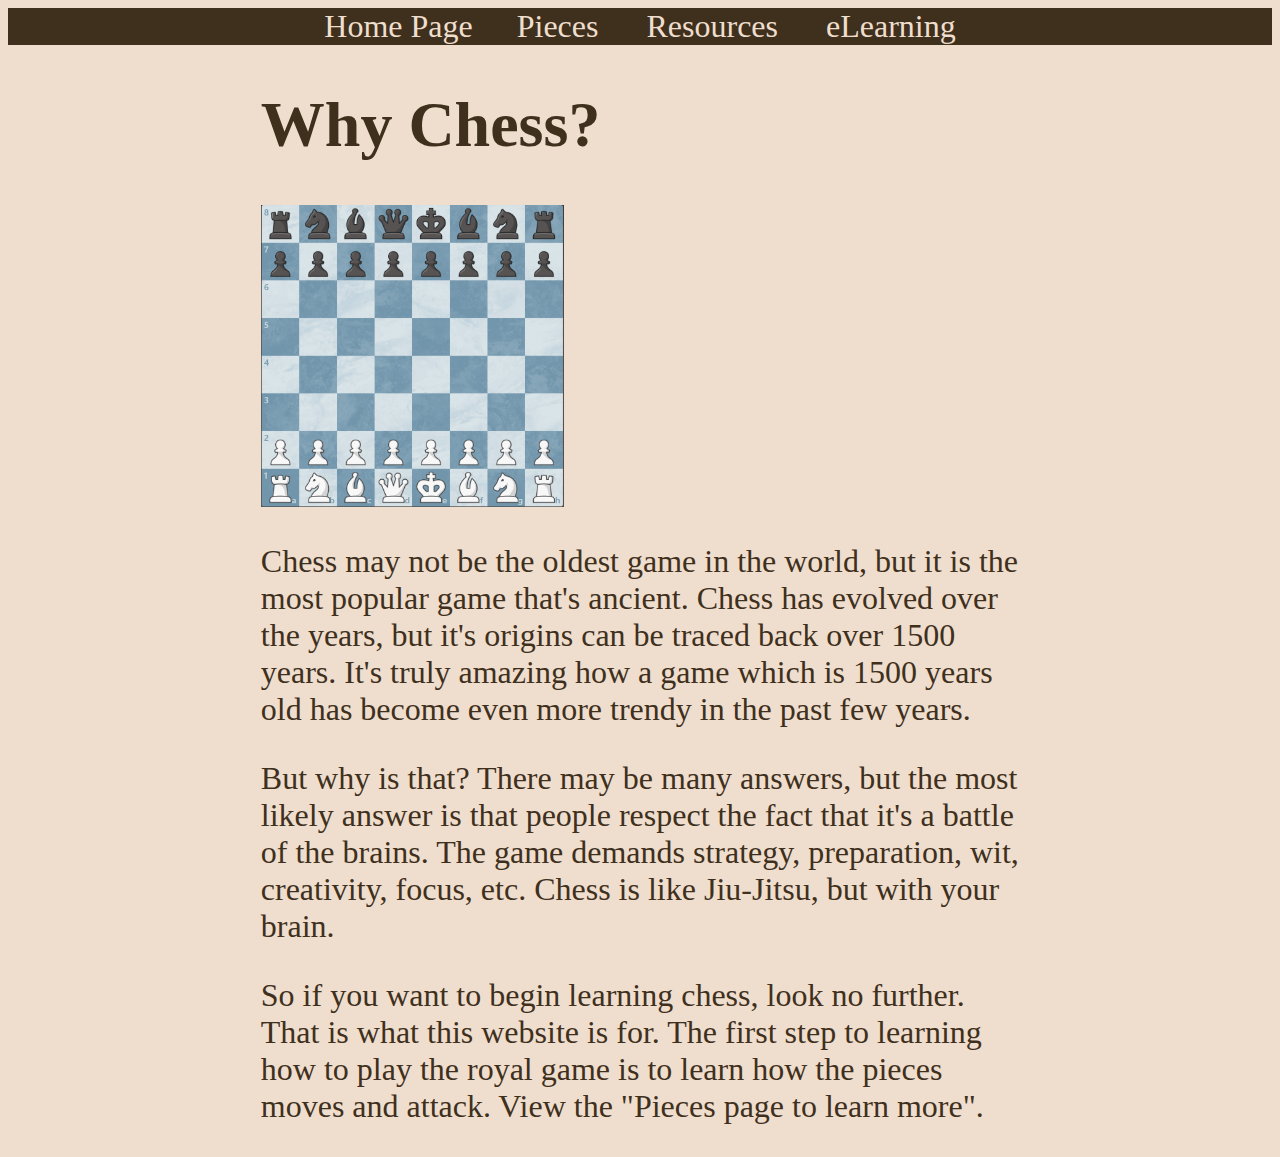
<file: chess/index.html>
<!DOCTYPE html>
<html lang="en">
<head>
    <meta charset="UTF-8">
    <meta http-equiv="X-UA-Compatible" content="IE=edge">
    <meta name="viewport" content="width=device-width, initial-scale=1.0">
    <link rel="stylesheet" href="style.css">
    <title>Why Chess?</title>
    
</head>
<body>
    <nav>
        <a href="index.html"> Home Page</a>
        <a href="pieces.html"> Pieces </a>
        <a href="Resources.html"> Resources </a>
        <a href="eLearning.html"> eLearning </a>
    </nav>
    <div class="moves">
    <h1>Why Chess?</h1>
    <img src="../images/starting position.PNG" alt="starting position" width="30%" height="25%">
    <p> Chess may not be the oldest game in the world, but it is the most popular game that's ancient. 
        Chess has evolved over the years, but it's origins can be traced back over 1500 years. 
        It's truly amazing how a game which is 1500 years old has become even more trendy in the past few years.
        </p>

    <p>
        But why is that? There may be many answers, but the most likely answer is 
        that people respect the fact that it's a battle of the brains. The game demands strategy,
         preparation, wit, creativity, focus, etc. Chess is like Jiu-Jitsu, but with your brain.
    </p>
    <p>
        So if you want to begin learning chess, look no further. That is what this website is for.
         The first step to learning how to play the royal game is to learn how the pieces moves and attack.
         View the "Pieces page to learn more".
    </p>
</div>
 
</body>
</html>
</file>
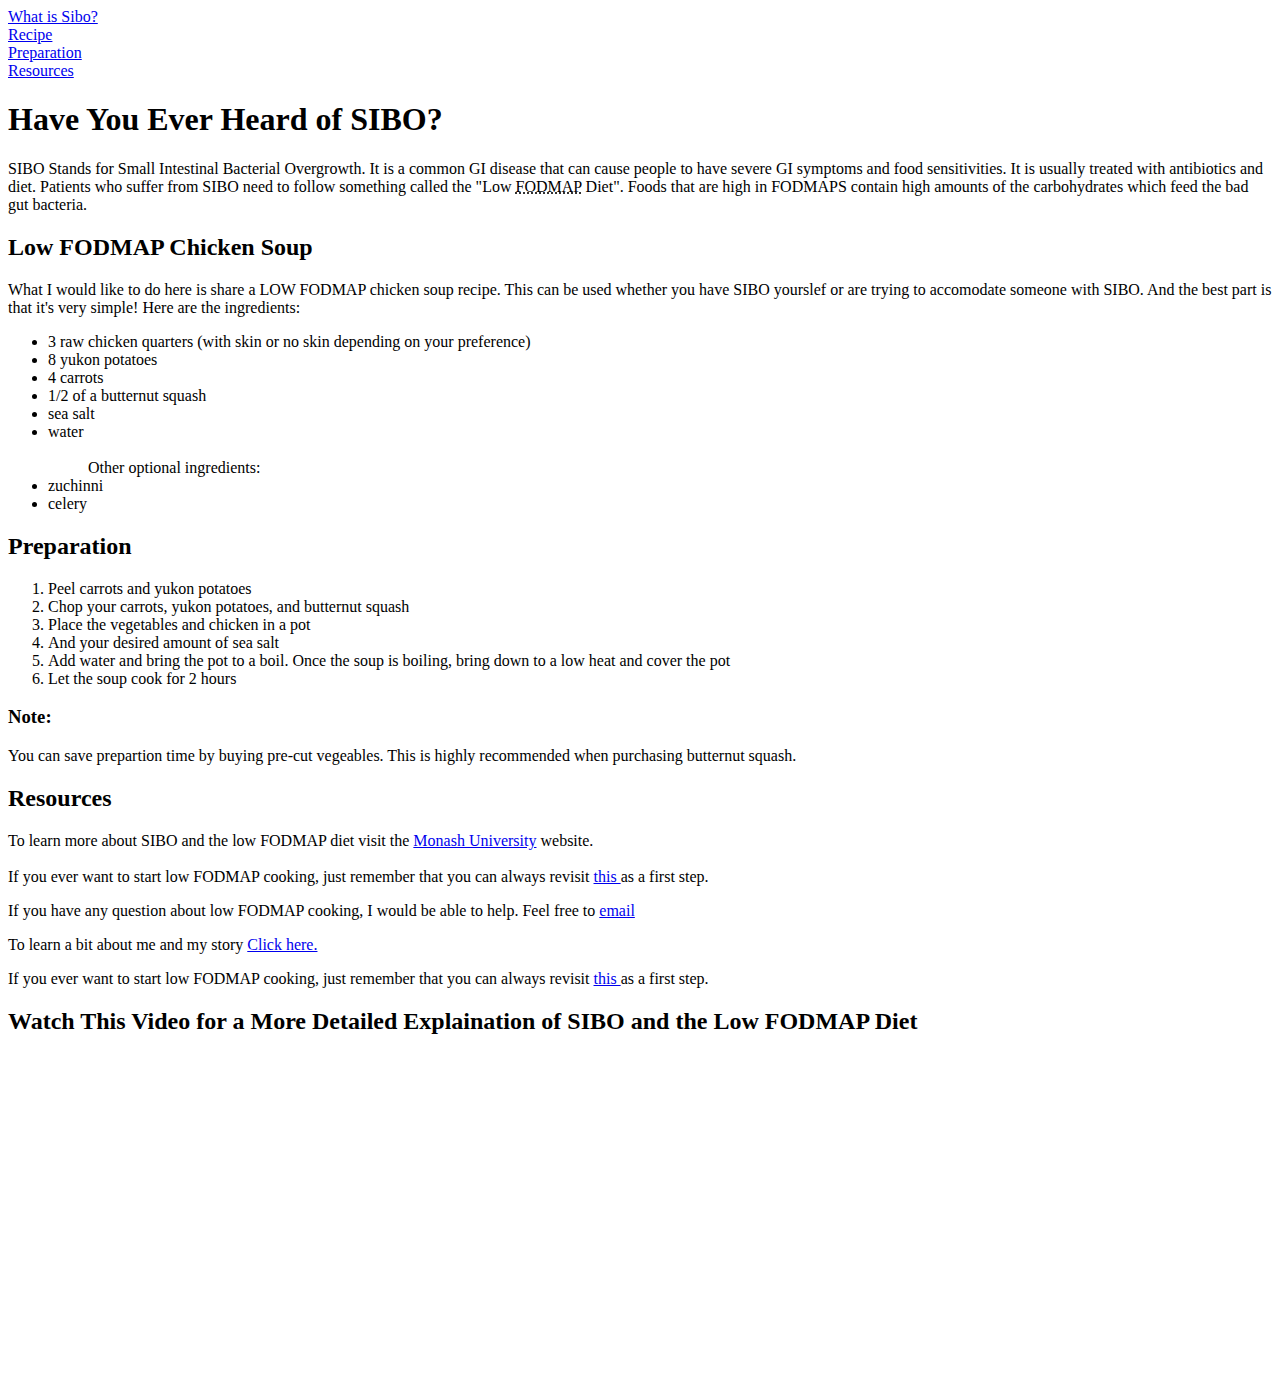
<file: links.html>
<!DOCTYPE html>
<html>
  <head>
    <meta charset="utf-8">
    <title>How to Make Low FODMAP Chicken Soup</title>
  </head>
  <li><a href="#What is Sibo?"> What is Sibo?</a></li>
  <li><a href="#recipe?"> Recipe </a></li>
  <li><a href="#Preparaion"> Preparation </a></li>
  <li><a href="#Resources"> Resources </a></li>
  
  <body>
   
    <h1 id="What is Sibo?"> Have You Ever Heard of SIBO? </h1>
  
      <p>SIBO Stands for Small Intestinal Bacterial Overgrowth. 
      It is a common GI disease that can cause people to 
      have severe GI symptoms and food sensitivities. 
      It is usually treated with antibiotics and diet.
      Patients who suffer from SIBO need to follow something called 
      the "Low <abbr title="fermentable oligosaccharides, disaccharides, monosaccharides and polyols">FODMAP</abbr> Diet". 
      Foods that are high in FODMAPS contain high amounts of the
      carbohydrates which feed the bad gut bacteria. 
      </p>
     <h2 id="recipe">Low FODMAP Chicken Soup</h2> 
     <p> What I would like to do here is share a LOW FODMAP chicken soup 
      recipe. This can be used whether you
      have SIBO yourslef or are trying to accomodate someone with SIBO. 
      And the best part is that it's very simple! Here are the ingredients:</p>

          <ul> 
            <li>3 raw chicken quarters (with skin or no skin depending on your preference)</li>
            <li>8 yukon potatoes</li>
            <li>4 carrots</li>
            <li>1/2 of a butternut squash</li>
            <li>sea salt</li>
            <li>water</li>
<br>
            <ul>Other optional ingredients:</ul>
            <li>zuchinni</li>
            <li>celery</li>
         </ul>
  </body>
</html>
        <h2 id="Preparation"> Preparation</h2>
        <ol>
        <li>Peel carrots and yukon potatoes</li>
        <li>Chop your carrots, yukon potatoes, and butternut squash </li>
        <li>Place the vegetables and chicken in a pot</li>
        <li>And your desired amount of sea salt</li>
        <li>Add water and bring the pot to a boil. Once the soup is boiling, bring down to a low heat and cover the pot</li>
        <li>Let the soup cook for 2 hours</li>
     </ol>

     <h3>
        Note: 
     </h3>
        <p>You can save prepartion time by buying pre-cut vegeables. This is highly recommended when purchasing butternut squash.</p>
    
        <h2 id="Resources"> Resources </h2> 
    
        <p>
          To learn more about SIBO and the low FODMAP diet visit the 
          <a href="https://www.monashfodmap.com" > Monash University</a> website.
          
          <br>
          <br>

          If you ever want to start low FODMAP cooking, just remember that you can always 
          revisit <a href="#recipe"> this </a> as a first step.
        </p>
        
            
        
        <p> If you have any question about low FODMAP cooking, I would be able to help. 
            Feel free to <a href="mailto:yair.sohn8@gmail.com"> email </a> 
        </p>


<p>To learn a bit about me and my story <a href="https://yairsohn.github.io/story.html" > Click here.</a></p>

<p> If you ever want to start low FODMAP cooking, just remember that you can always 
    revisit <a href="#recipe"> this </a> as a first step. </p>

    <h2>Watch This Video for a More Detailed Explaination of SIBO and the Low FODMAP Diet</h2>

    <iframe width="560" height="315" src="https://www.youtube.com/embed/Z_1Hzl9o5ic" title="YouTube video player" frameborder="0" allow="accelerometer; autoplay; clipboard-write; encrypted-media; gyroscope; picture-in-picture; web-share" allowfullscreen></iframe>
</file>
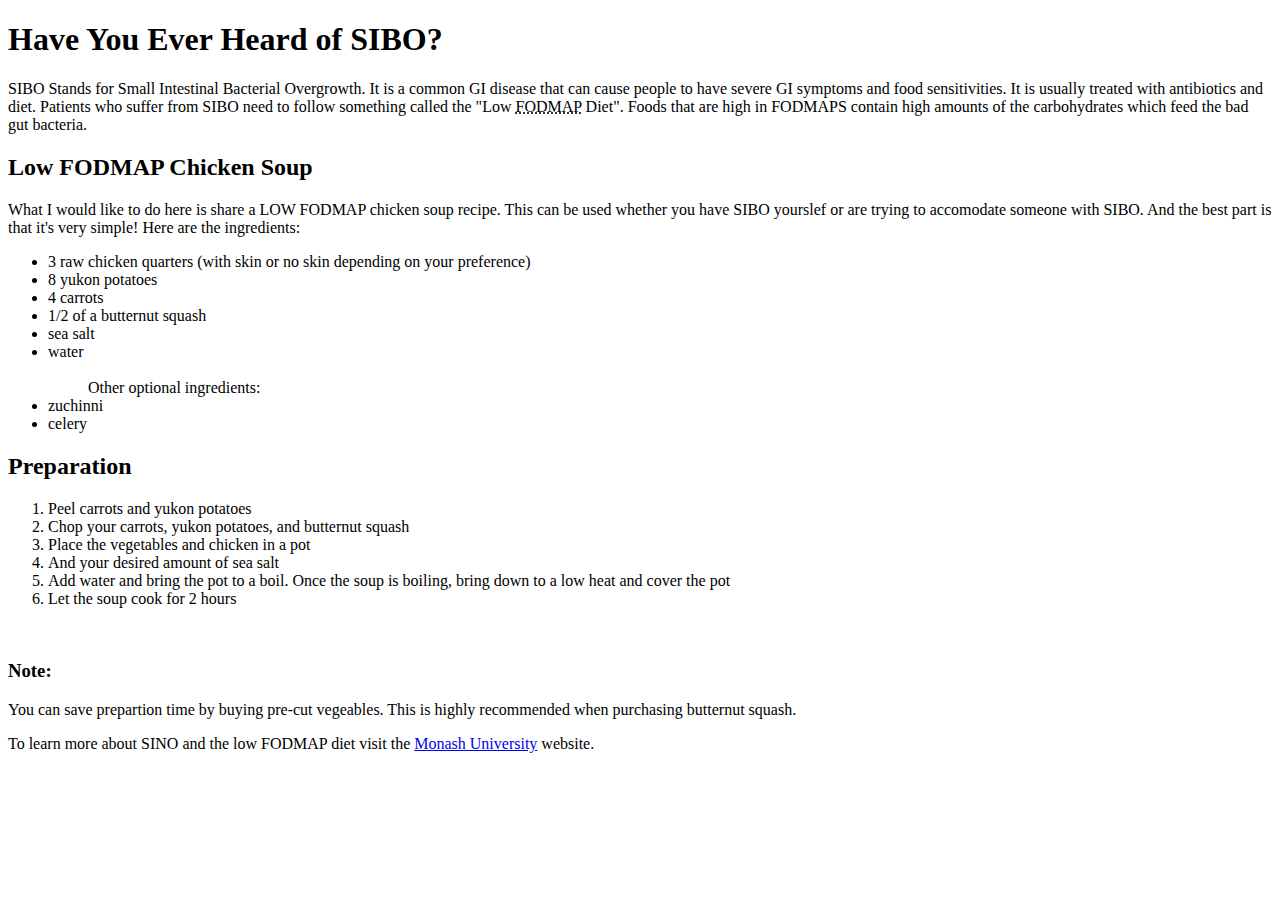
<file: recipe.html>
<!DOCTYPE html>
<html>
  <head>
    <meta charset="utf-8">
    <title>How to Make Low FODMAP Chicken Soup</title>
  </head>
  <body>
    <h1> Have You Ever Heard of SIBO? </h1>
      <p>SIBO Stands for Small Intestinal Bacterial Overgrowth. 
        It is a common GI disease that can cause people to 
        have severe GI symptoms and food sensitivities. 
       It is usually treated with antibiotics and diet.
       Patients who suffer from SIBO need to follow something called 
       the "Low <abbr title="fermentable oligosaccharides, disaccharides, monosaccharides and polyols">FODMAP</abbr> Diet". 
       Foods that are high in FODMAPS contain high amounts of the
        carbohydrates which feed the bad gut bacteria. 
      </p>
     <h2>Low FODMAP Chicken Soup</h2> 
        <p> What I would like to do here is share a LOW FODMAP chicken soup 
        recipe. This can be used whether you
         have SIBO yourslef or are trying to accomodate someone with SIBO. 
         And the best part is that it's very simple! Here are the ingredients:</p>

          <ul> 
            <li>3 raw chicken quarters (with skin or no skin depending on your preference)</li>
            <li>8 yukon potatoes</li>
            <li>4 carrots</li>
            <li>1/2 of a butternut squash</li>
            <li>sea salt</li>
            <li>water</li>
<br>
            <ul>Other optional ingredients:</ul>
            <li>zuchinni</li>
            <li>celery</li>
         </ul>
  </body>
</html>
     <h2> Preparation</h2>
     <ol>
        <li>Peel carrots and yukon potatoes</li>
        <li>Chop your carrots, yukon potatoes, and butternut squash </li>
        <li>Place the vegetables and chicken in a pot</li>
        <li>And your desired amount of sea salt</li>
        <li>Add water and bring the pot to a boil. Once the soup is boiling, bring down to a low heat and cover the pot</li>
        <li>Let the soup cook for 2 hours</li>
     </ol>
<br>
     <h3>
        Note: 
     </h3>
        <p>You can save prepartion time by buying pre-cut vegeables. This is highly recommended when purchasing butternut squash.</p>

        <p>
          To learn more about SINO and the low FODMAP diet visit the
          <a href="https://www.monashfodmap.com" > Monash University</a> website.
        </p>
</file>
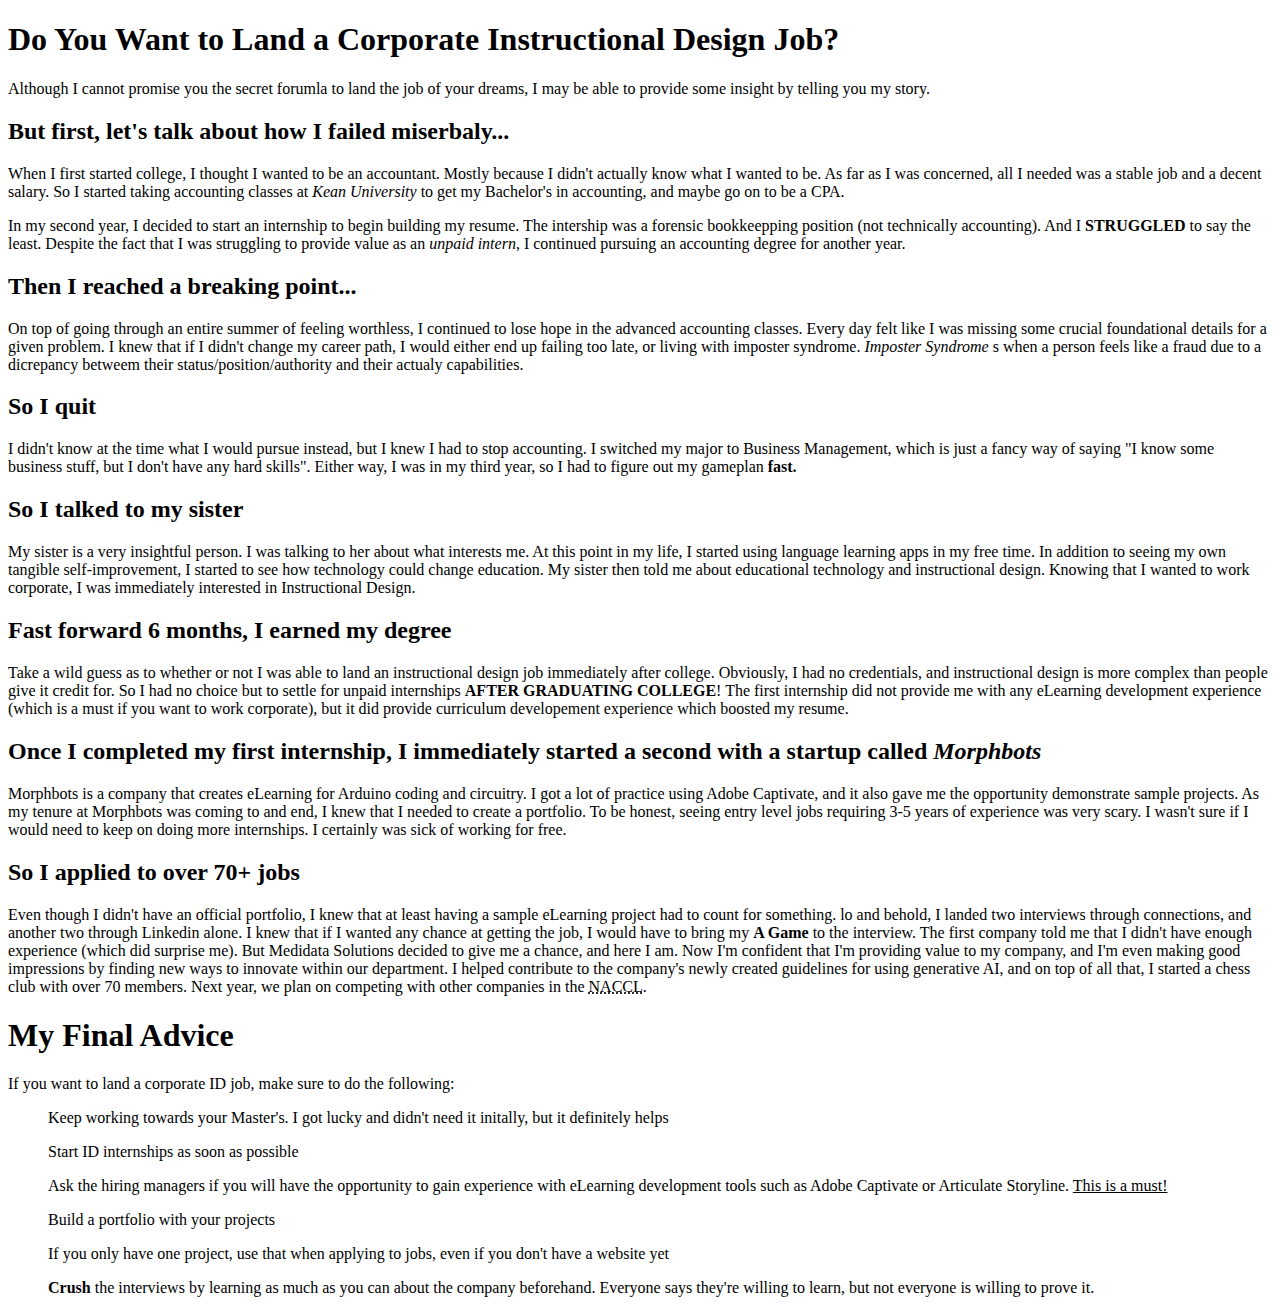
<file: story.html>
<!DOCTYPE html>
<html>
  <head>
    <meta charset="utf-8">
    <title>How I landed my first corporate ID Job</title>
  </head>
  <body>
    
    <h1>Do You Want to Land a Corporate Instructional Design Job? </h1>
    <p> Although I cannot promise you the secret forumla to land the job of your dreams,
         I may be able to provide some insight by telling you my story. </p>

         <h2>But first, let's talk about how I failed miserbaly...</h2>

         <p> When I first started college, I thought I wanted to be an accountant.
             Mostly because I didn't actually know what I wanted to be. 
             As far as I was concerned, all I needed was a stable job and a decent salary. 
             So I started taking accounting classes at <em>Kean University</em> to get my Bachelor's in accounting, 
             and maybe go on to be a CPA.</p>
            <p>
                  In my second year, I decided to start an internship to begin building my resume.
              The intership was a forensic bookkeepping position (not technically accounting). 
              And I <strong>  STRUGGLED </strong> 
              to say the least. 
              Despite the fact that I was struggling to provide value as an 
              <em> unpaid intern</em>, I continued pursuing an accounting degree for another year.

              <h2>Then I reached a breaking point...</h2>
              </p>On top of going through an entire summer of feeling worthless, 
              I continued to lose hope in the advanced accounting classes. 
              Every day felt like I was missing some crucial foundational details for a given problem.
               I knew that if I didn't 
              change my career path, I would either end up failing too late, or living with imposter syndrome.
              <dfn>Imposter Syndrome</dfn> s when a person feels like a fraud due to a 
              dicrepancy betweem their status/position/authority and their actualy capabilities.

              <h2> So I quit</h2>
              <p>I didn't know at the time what I would pursue instead, but I knew I had to stop accounting.
                 I switched my major to Business Management, which 
                is just a fancy way of saying "I know some business stuff, but I don't have any 
                hard skills". Either way, I was in my third year, so I had to figure 
                out my gameplan <strong>fast.</strong>
              </p>

                <h2>So I talked to my sister</h2>
                <p>
                My sister is a very insightful person. I was talking to her about what interests me.
                 At this point in my life, I started using language learning apps in my free time. 
                In addition to seeing my own tangible self-improvement, I started to see how technology could change education.
                 My sister then told me about educational technology and instructional design. Knowing that I wanted to work corporate, I was immediately interested in Instructional Design.
                </p>
                <h2> Fast forward 6 months, I earned my degree</h2>
                  <p>Take a wild guess as to whether or not I was able to land an instructional design job immediately after college. Obviously, I had no credentials, 
                    and instructional design is more complex than people give it credit for. So I had no choice but to settle for unpaid 
                    internships <strong>AFTER GRADUATING COLLEGE</strong>! The first internship did not provide me with any eLearning development experience (which is a must if you want to work corporate), 
                    but it did provide curriculum developement experience which boosted my resume. </p>
                  
                    <h2>Once I completed my first internship, I immediately started a second with a startup called <em>Morphbots</em></h2>
                    <p>Morphbots is a company that creates eLearning for Arduino coding and circuitry. I got a lot of practice using Adobe Captivate, 
                      and it also gave me the opportunity demonstrate sample projects. As my tenure at Morphbots was coming to and end, I knew that I needed to create a portfolio.
                    To be honest, seeing entry level jobs requiring 3-5 years of experience was very scary. I wasn't sure if I would need to keep on doing more internships.
                    I certainly was sick of working for free.
                  </p>
                  <h2> So I applied to over 70+ jobs</h2>
                  <p>
                  Even though I didn't have an official portfolio, I knew that at least having a sample eLearning project had to count for something. 
                  lo and behold, I landed two interviews through connections, and another two through Linkedin alone.
                   I knew that if I wanted any chance at getting the job, I would have to bring my <strong>A Game</strong> to the interview. The first company told me that I didn't have enough experience (which did surprise me). 
                   But Medidata Solutions decided to give me a chance, and here I am. Now I'm confident that I'm providing value to my company, and I'm even making good impressions by finding new ways to 
                   innovate within our department. I helped contribute to the company's newly created guidelines for using generative AI, 
                   and on top of all that, I started a chess club with over 70 members. Next year, we plan on competing with other companies in the 
                   <abbr title="North American Corporate Chess League">NACCL</abbr>. </p>

                   <h1>My Final Advice</h1>
                   If you want to land a corporate ID job, make sure to do the following:
                   <ul>Keep working towards your Master's. I got lucky and didn't need it initally, but it definitely helps</ul>
                   <ul>Start ID internships as soon as possible</ul>
                   <ul>Ask the hiring managers if you will have the opportunity to gain experience with eLearning development tools such as Adobe Captivate or Articulate Storyline. <u>This is a must!</u></ul>
                   <ul>Build a portfolio with your projects</ul>
                   <ul>If you only have one project, use that when applying to jobs, even if you don't have a website yet</ul>
                   <ul><strong>Crush </strong>the interviews by learning as much as you can about the company beforehand. Everyone says they're willing to learn, but not everyone is willing to prove it.</ul>
                </body>
                 



            </p>

            <p>


            </p>
  </body>
</html>
</file>
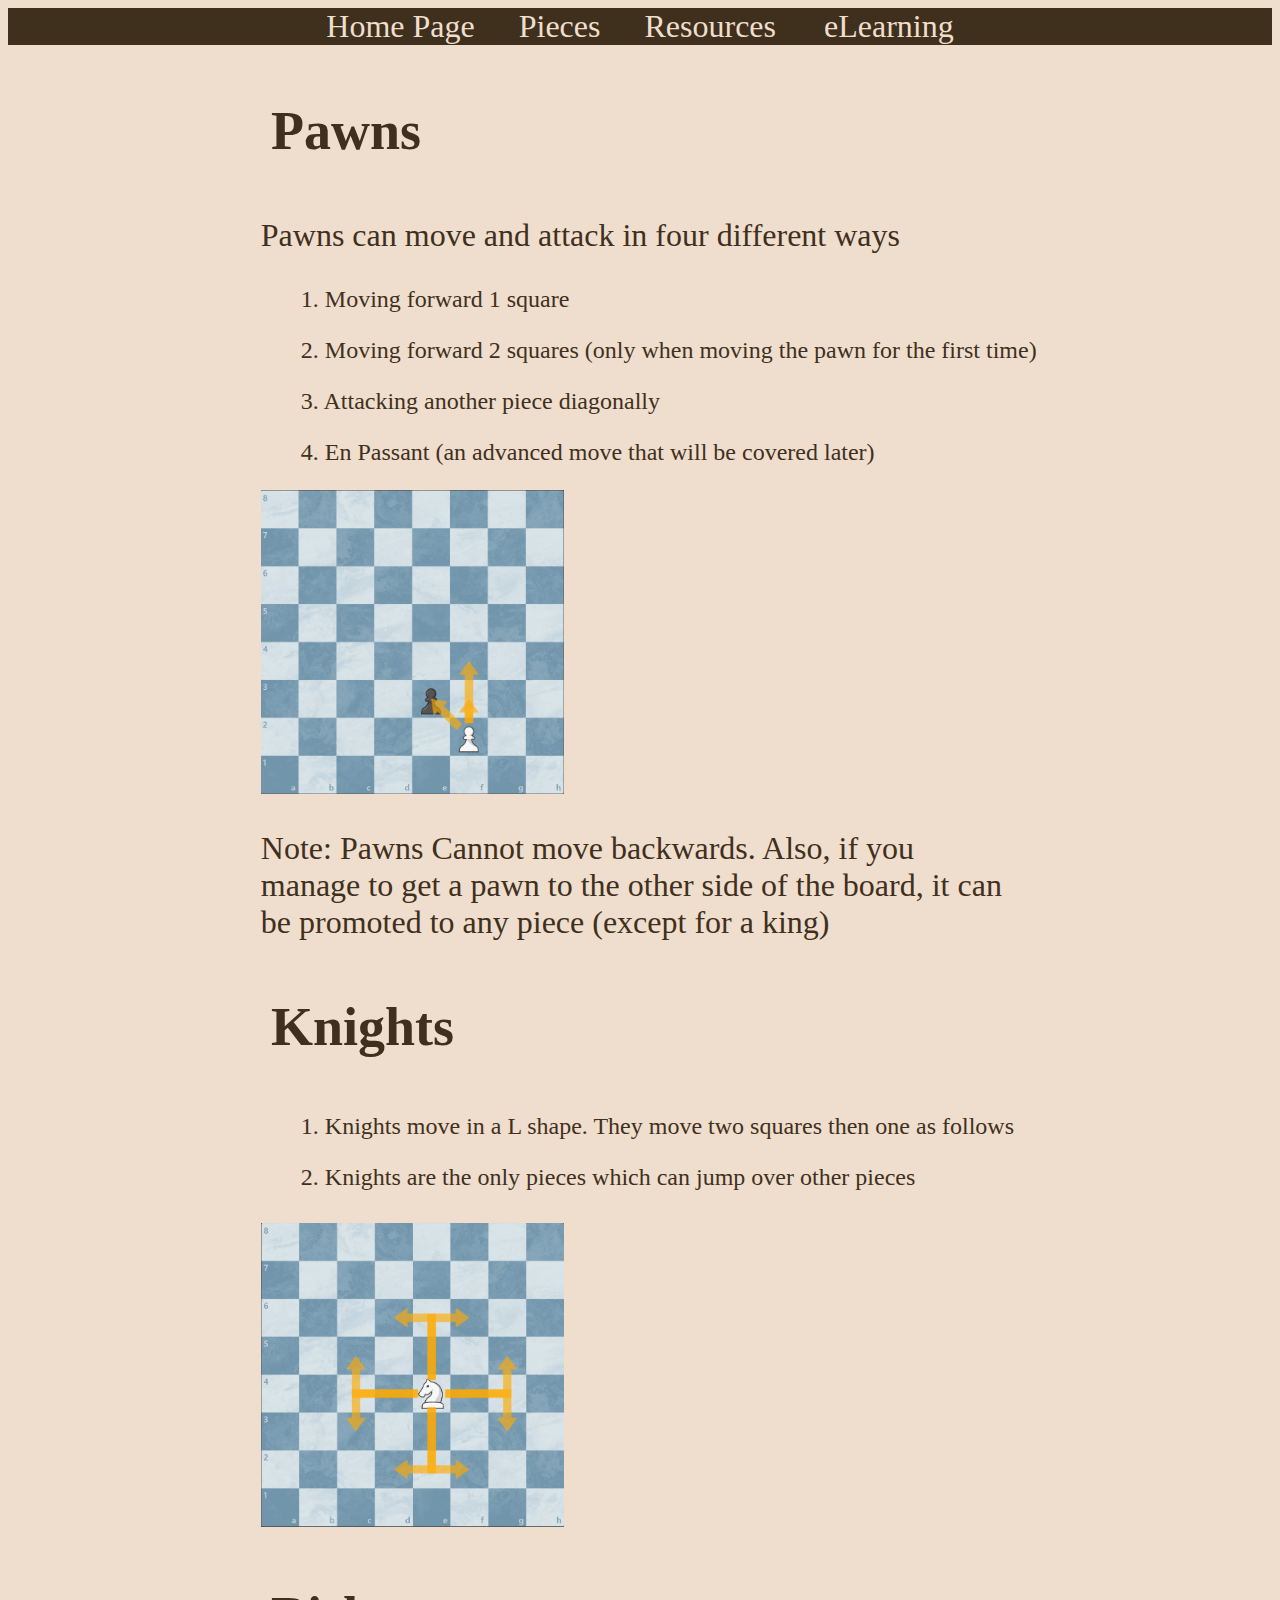
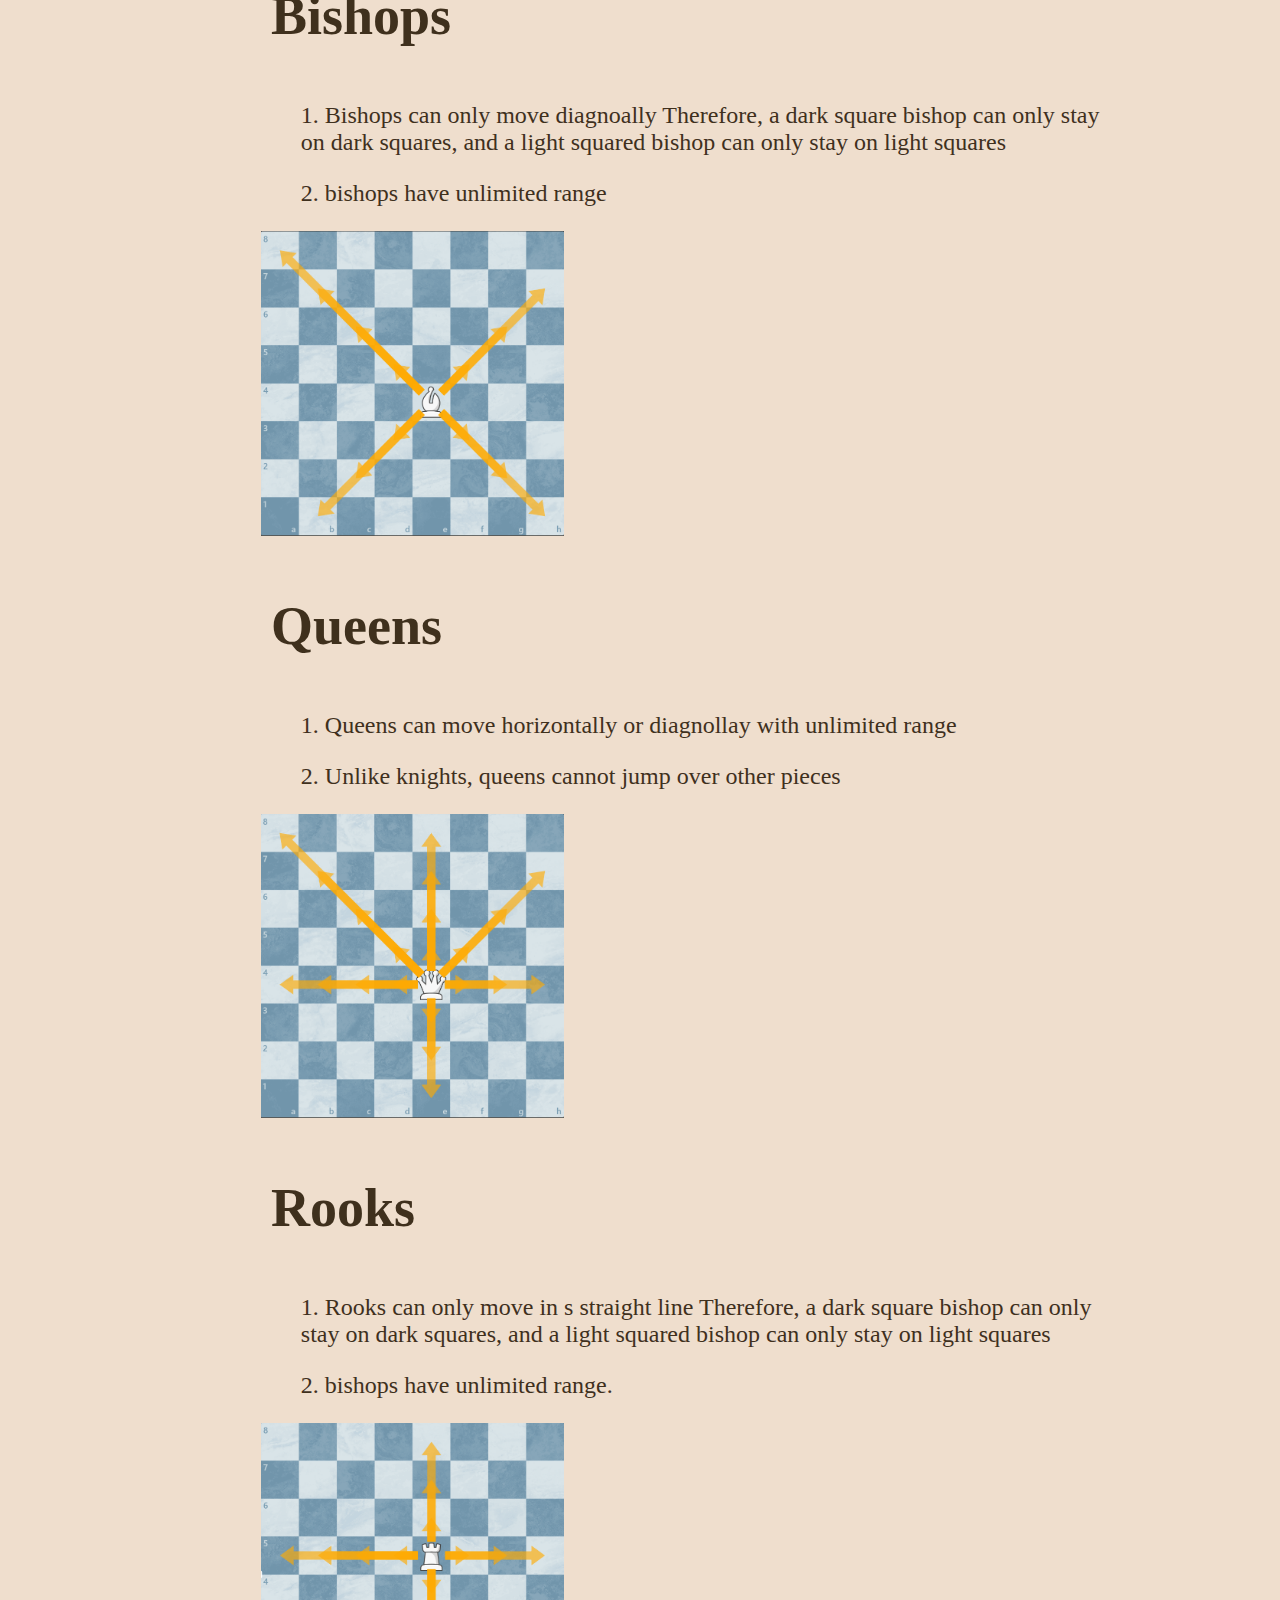
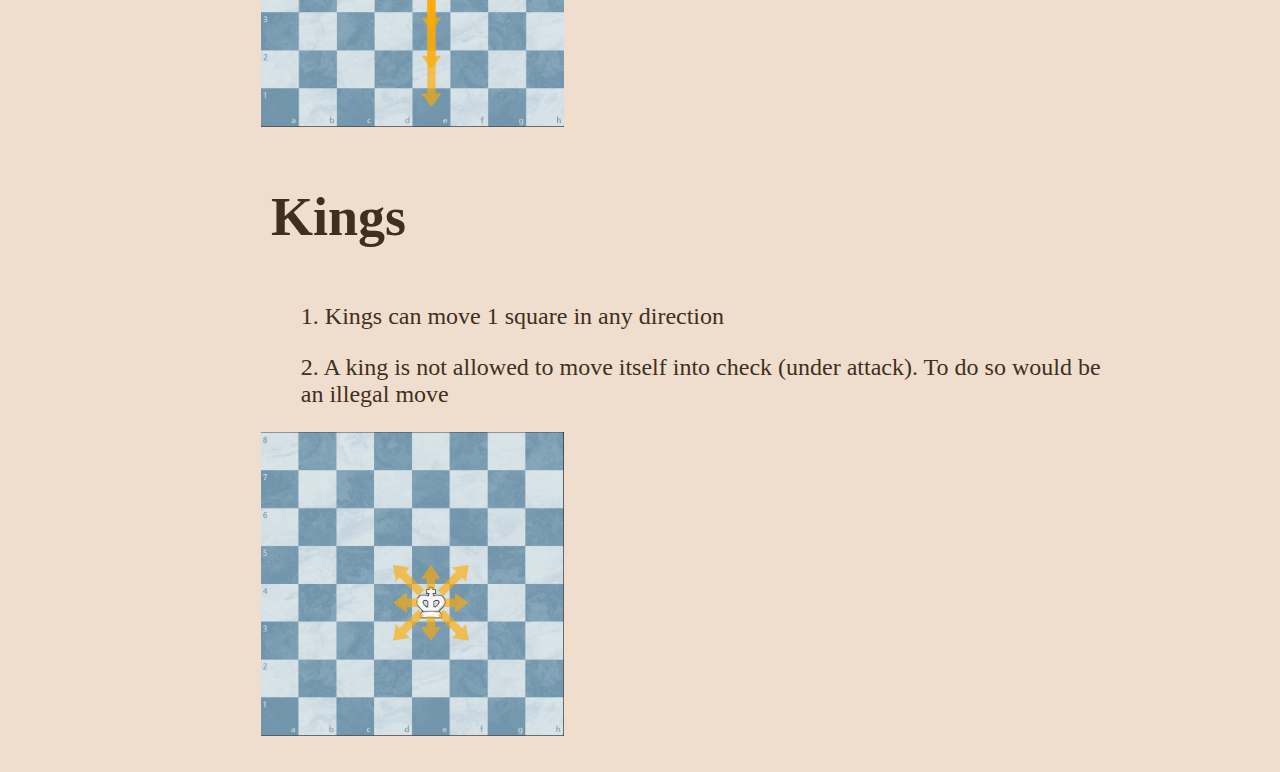
<file: chess/pieces.html>
<!DOCTYPE html>
<html lang="en">
<head>
    <meta charset="UTF-8">
    <meta http-equiv="X-UA-Compatible" content="IE=edge">
    <meta name="viewport" content="width=device-width, initial-scale=1.0">
    <link rel="stylesheet" href="style.css">
    <title>Pieces</title>
   
</head>
<body>
    <nav>
        <a href="index.html"> Home Page</a>
        <a href="pieces.html"> Pieces</a>
        <a href="Resources.html"> Resources </a>
        <a href="eLearning.html"> eLearning </a>
    </nav>
<div class="moves">
    <h2> Pawns</h2>

 <p>
    Pawns can move and attack in four different ways
 <ol> 1. Moving forward 1 square </ol>
 <ol> 2. Moving forward 2 squares (only when moving the pawn for the first time) </ol> 
 <ol> 3. Attacking another piece diagonally </ol>
 <ol> 4. En Passant (an advanced move that will be covered later) </ol>
  <img src="../images/paws moves.PNG" alt="pawn moves" width="30%" height="25%">
</p>
 <p>
 Note: Pawns Cannot move backwards. Also, if you manage to get a pawn to the other side of the board, it can be promoted to any piece (except for a king)
</p>
</div>

<div class="moves">
<h2>Knights</h2>
<p>
<ol>1. Knights move in a L shape. They move two squares then one as follows</ol>
<ol>2. Knights are the only pieces which can jump over other pieces</ol>
</p> 
<img src="../images/knight moves.PNG" alt="knight moves" width="30%" height="25%">
</div>

<div class="moves">
<h2>Bishops</h2>
<p>
<ol>1. Bishops can only move diagnoally
    Therefore, a dark square bishop can only stay on dark squares, and a light squared bishop can only stay on light squares</ol>
<ol>2. bishops have unlimited range </ol>    
<img src="../images/bishop moves.PNG" alt="bishop moves" width="30%" height="25%">
</p>
</div>

<div class="moves">
<h2>Queens</h2>
<ol>1. Queens can move horizontally or diagnollay with unlimited range</ol>
<ol>2. Unlike knights, queens cannot jump over other pieces </ol>
<div id="queen"><img src="../images/queen moves.PNG" alt="queen moves" width="30%" height="25%"></div>
</div>

<div class="moves">
<h2>Rooks</h2>
<p>
<ol>1. Rooks can only move in s straight line 
    Therefore, a dark square bishop can only stay on dark squares, and a light squared bishop can only stay on light squares</ol>
<ol>2. bishops have unlimited range. 
</div>

<div class="moves">
</ol>
<img src="../images/rook moves.PNG" alt="rook moves" width="30%" height="25%">
</p>
</div>

<div class="moves">
<h2>Kings</h2>
<p>
<ol>1. Kings can move 1 square in any direction</ol>
<ol>2. A king is not allowed to move itself into check (under attack). To do so would be an illegal move</ol>
<img src="../images/kings moves.PNG" alt="king moves" width="30%" height="25%">
</p>
</div>
    
</body>
</html>
</file>
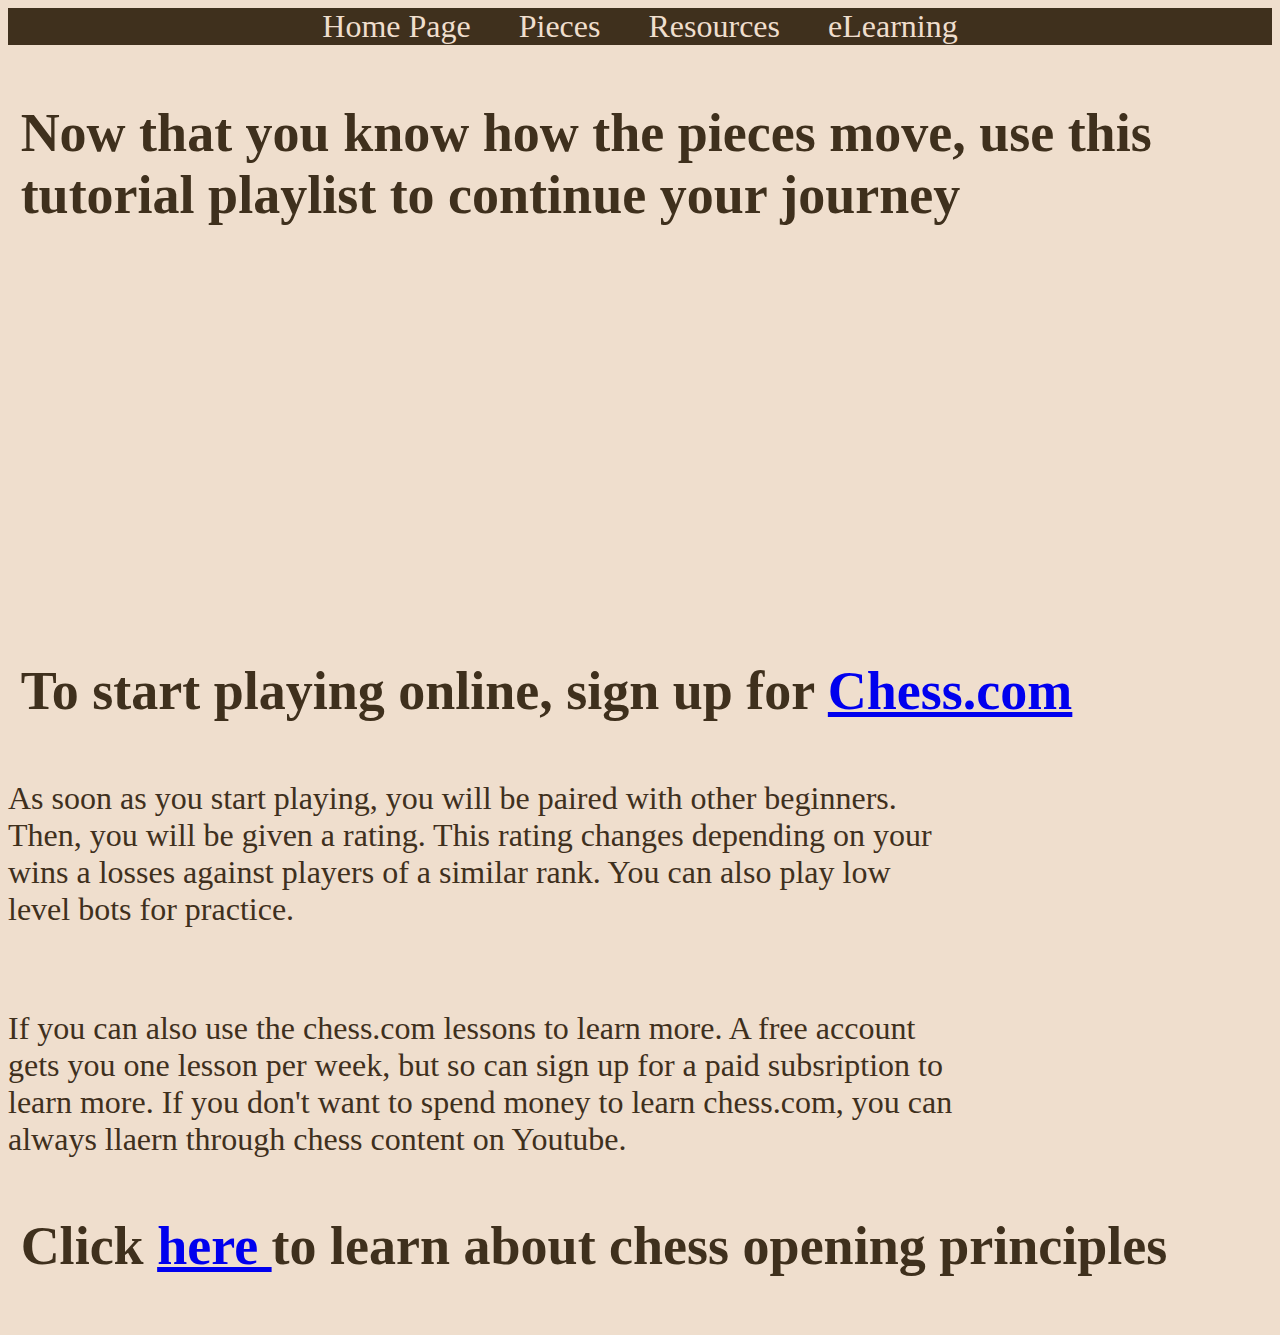
<file: chess/Resources.html>
<!DOCTYPE html>
<html lang="en">
<head>
    <meta charset="UTF-8">
    <meta http-equiv="X-UA-Compatible" content="IE=edge">
    <meta name="viewport" content="width=device-width, initial-scale=1.0">
    <link rel="stylesheet" href="style.css">
    <title>Resources</title>
    
</head>
<body>
    <nav>
        <a href="index.html"> Home Page </a>
        <a href="pieces.html"> Pieces </a>
        <a href="Resources.html"> Resources </a>
        <a href="eLearning.html"> eLearning </a>
    </nav>
    <h2> Now that you know how the pieces move, use this tutorial playlist to continue your journey</h2>
    <iframe width="560" height="315" src="https://www.youtube.com/embed/videoseries?list=PL-qLOQ-OEls4hlWvzJmjRIIxlL0vhLihD" title="YouTube video player" frameborder="0" allow="accelerometer; autoplay; clipboard-write; encrypted-media; gyroscope; picture-in-picture; web-share" allowfullscreen></iframe>
    <h2> To start playing online, sign up for <a href="https://www.chess.com/">Chess.com </a> </h2>
    <p> As soon as you start playing, you will be paired with other beginners. Then, you will be given a rating.
     This rating changes depending on your wins a losses against players of a similar rank.
     You can also play low level bots for practice.</p>
    <br>
    <P>If you can also use the chess.com lessons to learn more. 
        A free account gets you one lesson per week, but so can sign up for a paid 
        subsription to learn more. If you don't want 
        to spend money to learn chess.com, you can always llaern through chess content on Youtube.</P>

        <h2> Click  <a href="https://www.youtube.com/watch?v=kURU67G98O8"> here </a> to learn about 
        chess opening principles </a> </h2>
    </body>
    </html>
</file>
<file: chess/style.css>
nav{background:#3F301D;
    text-align: center;
   
    
}
p{
    font-size:32px;
    font-family: 'Century Gothic';
    color:#3F301D;
    width: 75%;
   
}
nav a{
    color:#EFDECD;
    padding: 20px;
    font-size: 32px;
    text-decoration: none;
   
}

ol{
    font-size:24px;
    font-family: 'Century Gothic';
    color:#3F301D;
    width: 80%;
   
}

h1{
    font-size:64px;
    font-family:'Century Gothic';
    color:#3F301D;
    
}

h2{
    font-size:54px;
    font-family:'Century Gothic';
    color:#3F301D;
  
}

h2{
    padding:1%;
}

img src{margin-left: 50px;
    
}

body {
    background-color: #EFDECD;
  }

  .moves{
    margin-left: 20%;
  }
</file>
